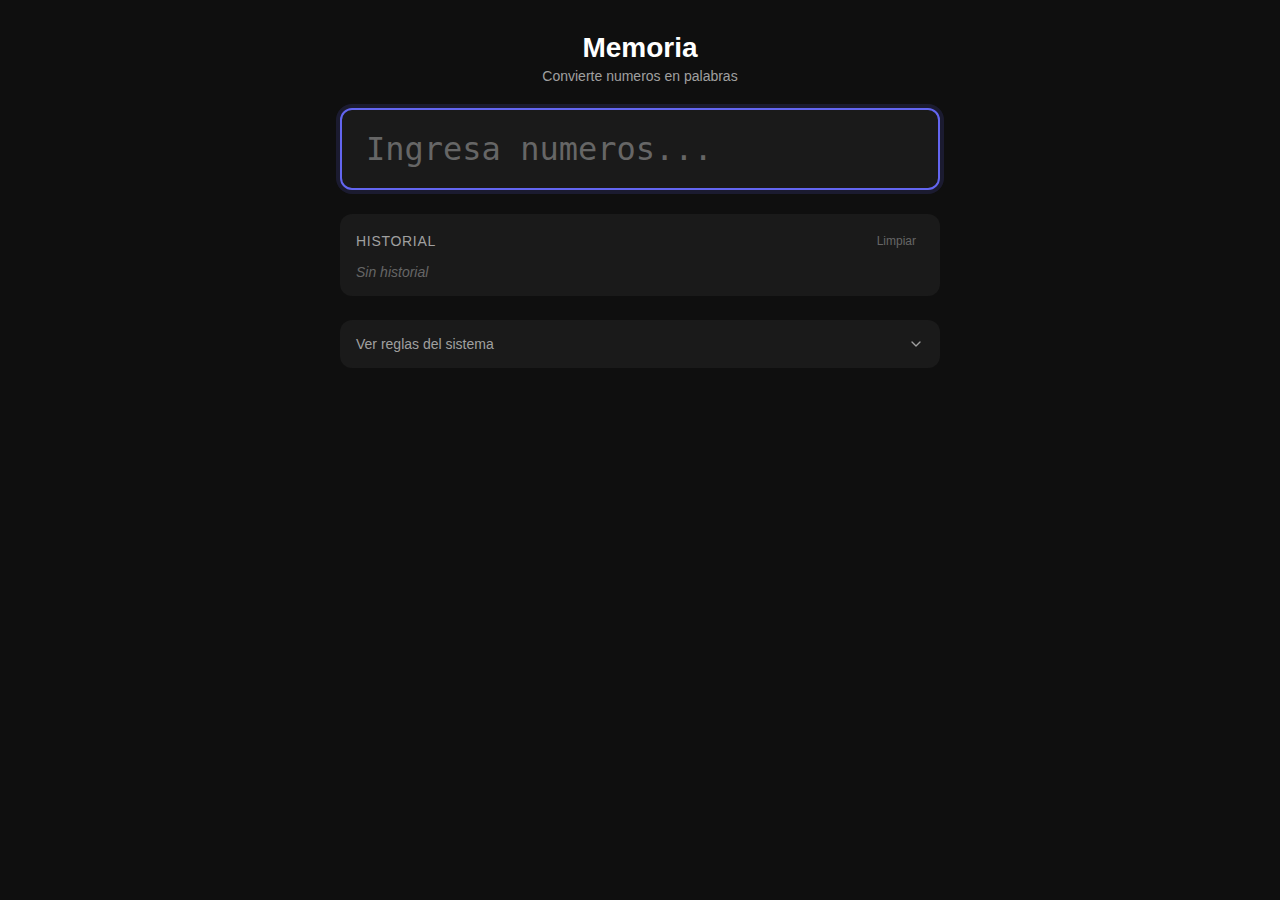
<file: index.html>
<!DOCTYPE html>
<html lang="es">
<head>
    <meta charset="UTF-8">
    <meta name="viewport" content="width=device-width, initial-scale=1.0, user-scalable=no, viewport-fit=cover">
    <meta name="theme-color" content="#0f0f0f">
    <meta name="apple-mobile-web-app-capable" content="yes">
    <meta name="apple-mobile-web-app-status-bar-style" content="black-translucent">
    <meta name="description" content="Convierte numeros en palabras usando el sistema mnemotecnico Mayor">
    <title>Memoria - Mnemotecnia</title>
    <link rel="stylesheet" href="style.css">
    <link rel="icon" href="data:image/svg+xml,<svg xmlns='http://www.w3.org/2000/svg' viewBox='0 0 100 100'><text y='.9em' font-size='90'>🧠</text></svg>">
</head>
<body>
    <div class="container">
        <header>
            <h1>Memoria</h1>
            <p>Convierte numeros en palabras</p>
        </header>

        <section class="input-section">
            <div class="input-wrapper">
                <input
                    type="text"
                    id="numberInput"
                    inputmode="numeric"
                    pattern="[0-9]*"
                    placeholder="Ingresa numeros..."
                    autocomplete="off"
                    autocorrect="off"
                    autocapitalize="off"
                    spellcheck="false"
                >
            </div>
        </section>

        <section class="result-container hidden" id="resultContainer">
            <div class="results-grid" id="resultsGrid"></div>

            <div class="navigation">
                <button class="nav-btn" id="prevBtn" aria-label="Anterior">
                    <svg width="20" height="20" viewBox="0 0 24 24" fill="none" stroke="currentColor" stroke-width="2.5" stroke-linecap="round" stroke-linejoin="round">
                        <polyline points="15 18 9 12 15 6"></polyline>
                    </svg>
                </button>
                <span class="counter" id="counter">1 / 1</span>
                <button class="nav-btn" id="nextBtn" aria-label="Siguiente">
                    <svg width="20" height="20" viewBox="0 0 24 24" fill="none" stroke="currentColor" stroke-width="2.5" stroke-linecap="round" stroke-linejoin="round">
                        <polyline points="9 18 15 12 9 6"></polyline>
                    </svg>
                </button>
            </div>

            <div class="action-buttons">
                <button class="action-btn copy-btn" id="copyBtn">
                    <svg width="16" height="16" viewBox="0 0 24 24" fill="none" stroke="currentColor" stroke-width="2" stroke-linecap="round" stroke-linejoin="round">
                        <rect x="9" y="9" width="13" height="13" rx="2" ry="2"></rect>
                        <path d="M5 15H4a2 2 0 0 1-2-2V4a2 2 0 0 1 2-2h9a2 2 0 0 1 2 2v1"></path>
                    </svg>
                    Copiar
                </button>
                <button class="action-btn save-btn" id="saveBtn">
                    <svg width="16" height="16" viewBox="0 0 24 24" fill="none" stroke="currentColor" stroke-width="2" stroke-linecap="round" stroke-linejoin="round">
                        <path d="M19 21H5a2 2 0 0 1-2-2V5a2 2 0 0 1 2-2h11l5 5v11a2 2 0 0 1-2 2z"></path>
                        <polyline points="17 21 17 13 7 13 7 21"></polyline>
                        <polyline points="7 3 7 8 15 8"></polyline>
                    </svg>
                    Guardar
                </button>
            </div>
        </section>

        <!-- Save Modal -->
        <div class="modal" id="saveModal">
            <div class="modal-content">
                <h3>Guardar en historial</h3>
                <input
                    type="text"
                    id="tagInput"
                    placeholder="Etiqueta (ej: DNI, Telefono...)"
                    autocomplete="off"
                >
                <div class="modal-buttons">
                    <button class="modal-btn cancel" id="cancelSave">Cancelar</button>
                    <button class="modal-btn confirm" id="confirmSave">Guardar</button>
                </div>
            </div>
        </div>

        <section class="no-results hidden" id="noResults">
            <p>No se encontraron palabras para este numero.<br>Intenta con menos digitos.</p>
        </section>

        <section class="history-section">
            <div class="history-header">
                <h2>Historial</h2>
                <button class="clear-btn" id="clearHistory">Limpiar</button>
            </div>
            <div class="history-list" id="historyList">
                <span class="history-empty">Sin historial</span>
            </div>
        </section>

        <section class="rules-section">
            <button class="rules-toggle" id="rulesToggle">
                <span>Ver reglas del sistema</span>
                <svg width="16" height="16" viewBox="0 0 24 24" fill="none" stroke="currentColor" stroke-width="2" stroke-linecap="round" stroke-linejoin="round" id="rulesIcon">
                    <polyline points="6 9 12 15 18 9"></polyline>
                </svg>
            </button>
            <div class="rules-content" id="rulesContent">
                <div class="rules-grid">
                    <div class="rule-item">
                        <span class="rule-num">0</span>
                        <span class="rule-letters">R</span>
                    </div>
                    <div class="rule-item">
                        <span class="rule-num">5</span>
                        <span class="rule-letters">S, Z</span>
                    </div>
                    <div class="rule-item">
                        <span class="rule-num">1</span>
                        <span class="rule-letters">L</span>
                    </div>
                    <div class="rule-item">
                        <span class="rule-num">6</span>
                        <span class="rule-letters">G</span>
                    </div>
                    <div class="rule-item">
                        <span class="rule-num">2</span>
                        <span class="rule-letters">D</span>
                    </div>
                    <div class="rule-item">
                        <span class="rule-num">7</span>
                        <span class="rule-letters">T</span>
                    </div>
                    <div class="rule-item">
                        <span class="rule-num">3</span>
                        <span class="rule-letters">M</span>
                    </div>
                    <div class="rule-item">
                        <span class="rule-num">8</span>
                        <span class="rule-letters">B, V</span>
                    </div>
                    <div class="rule-item">
                        <span class="rule-num">4</span>
                        <span class="rule-letters">C, Q, K</span>
                    </div>
                    <div class="rule-item">
                        <span class="rule-num">9</span>
                        <span class="rule-letters">N, N</span>
                    </div>
                    <div class="rule-wildcards">
                        Comodines (sin valor): A, E, I, O, U, H, F, J, P, W, X, Y
                    </div>
                </div>
            </div>
        </section>
    </div>

    <script src="words.js"></script>
    <script src="app.js"></script>
    <script>
        // Toggle rules visibility
        document.getElementById('rulesToggle').addEventListener('click', function() {
            const content = document.getElementById('rulesContent');
            const icon = document.getElementById('rulesIcon');
            content.classList.toggle('visible');
            icon.style.transform = content.classList.contains('visible') ? 'rotate(180deg)' : '';
        });
    </script>
</body>
</html>
</file>
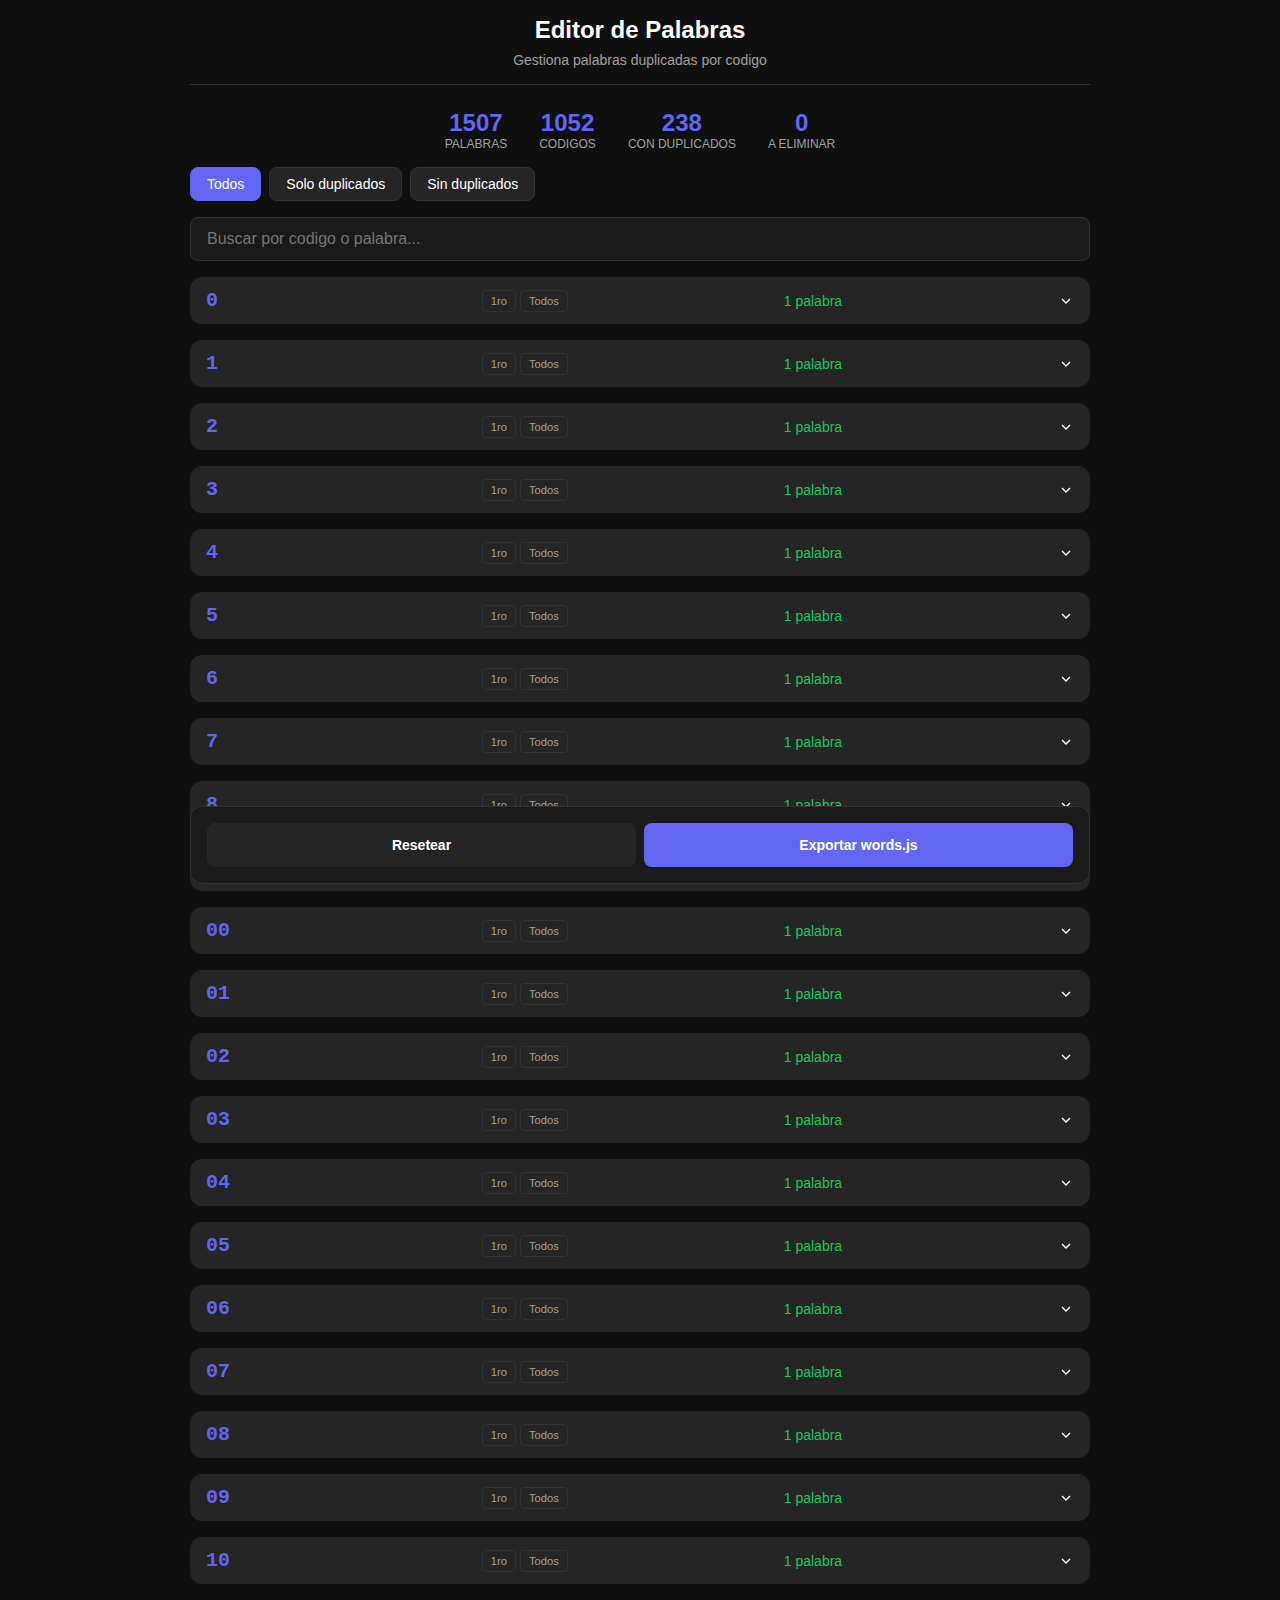
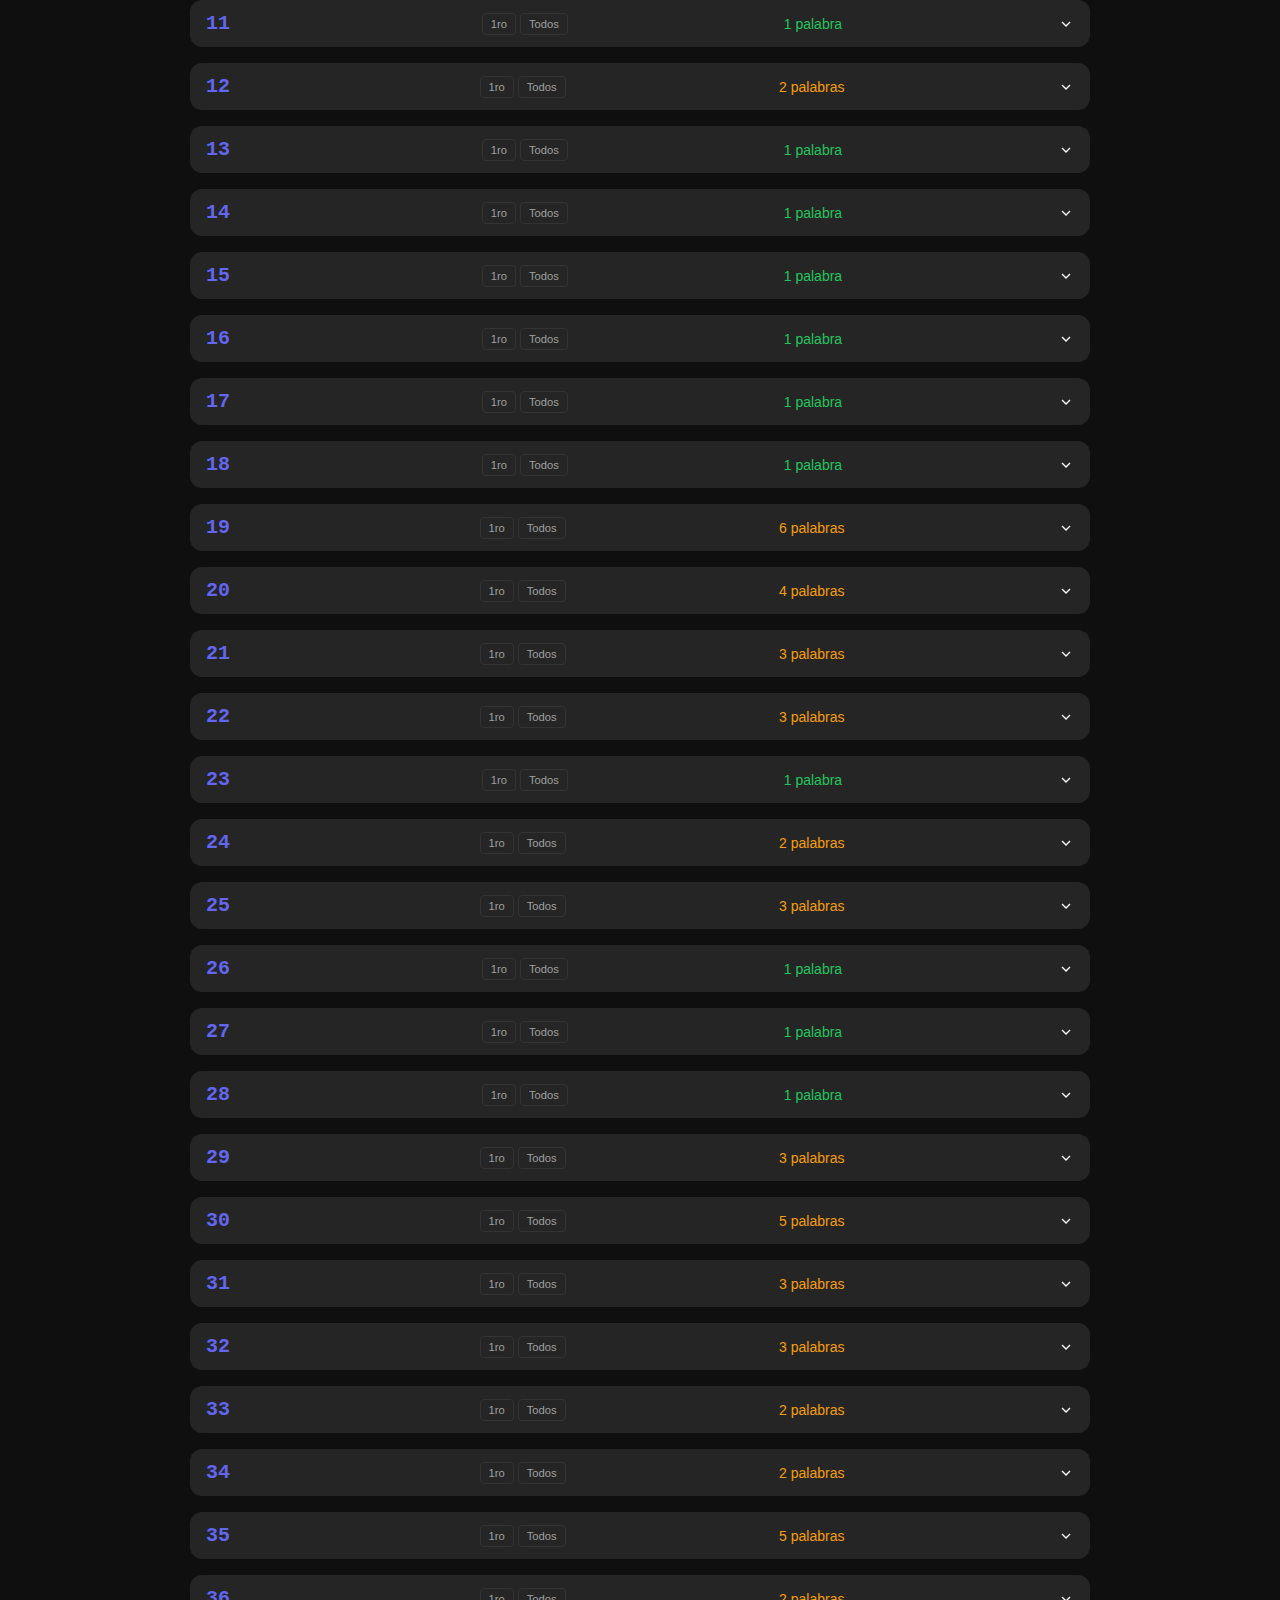
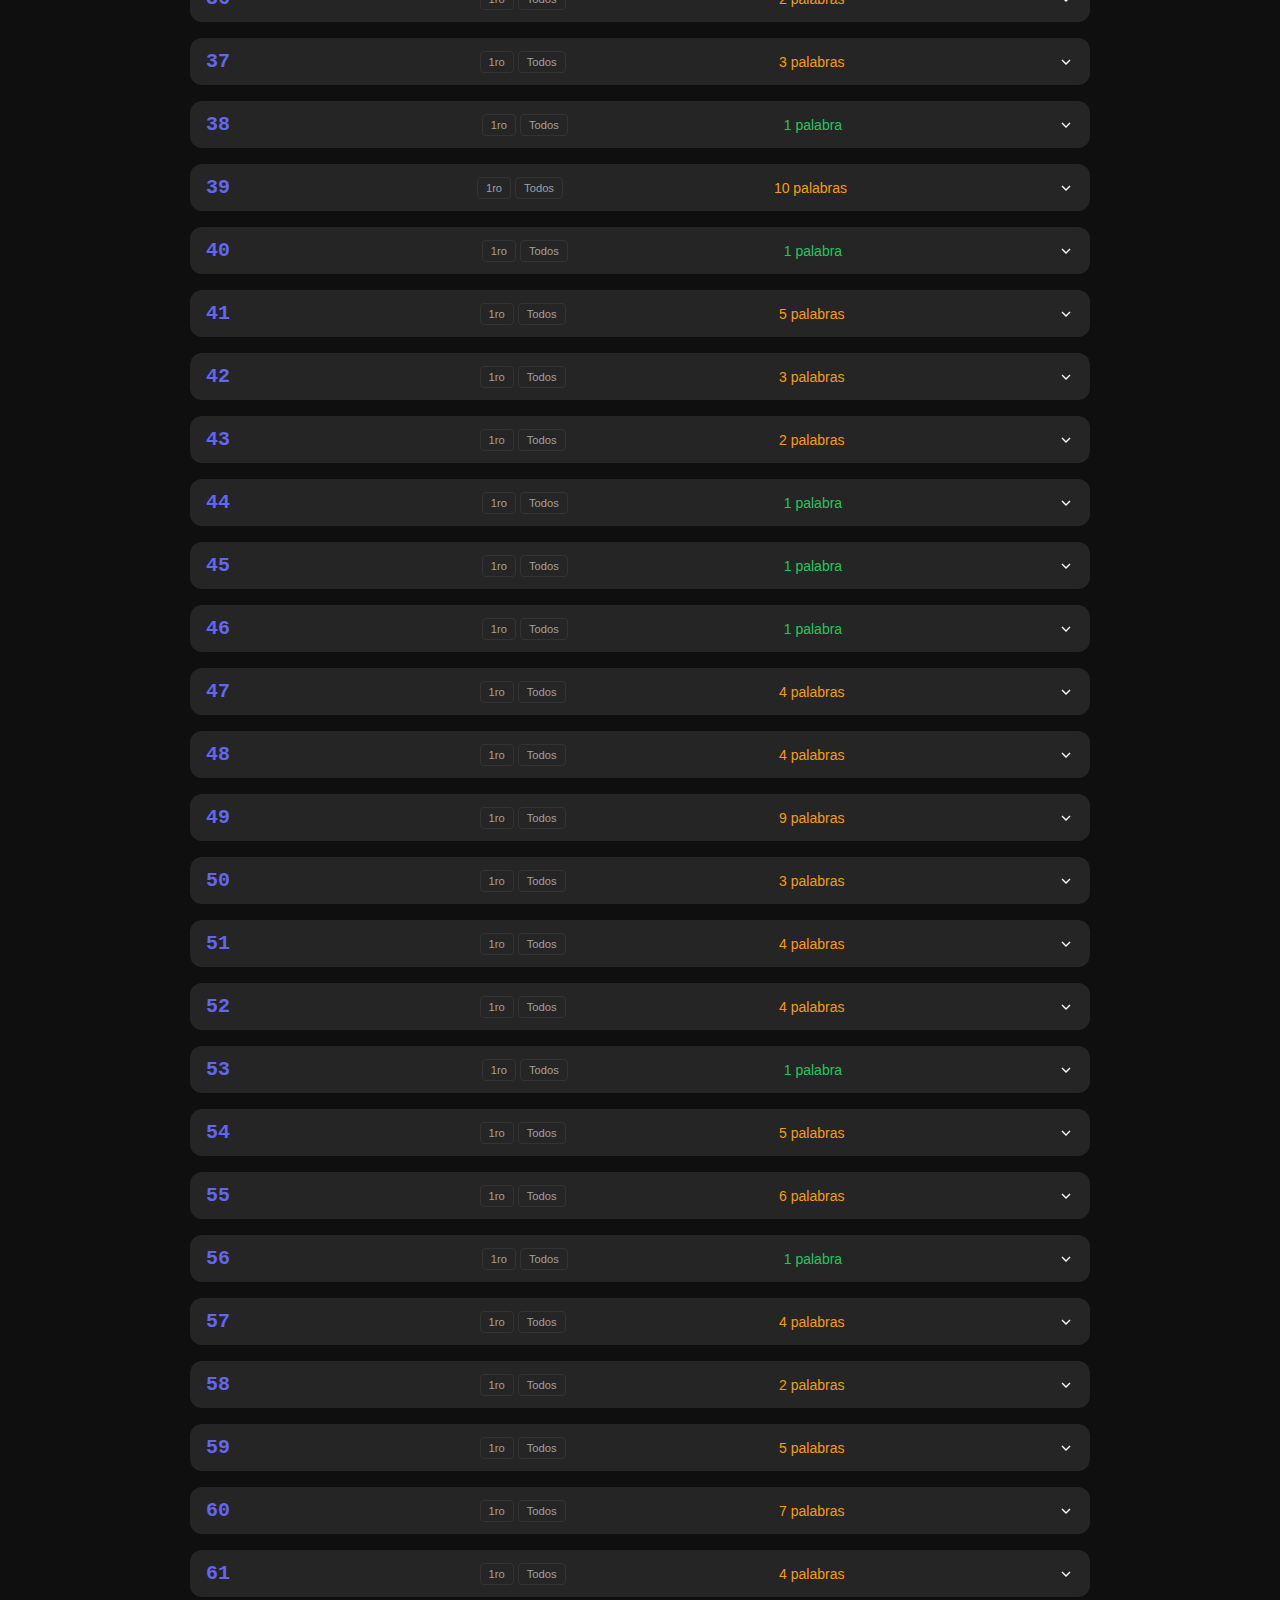
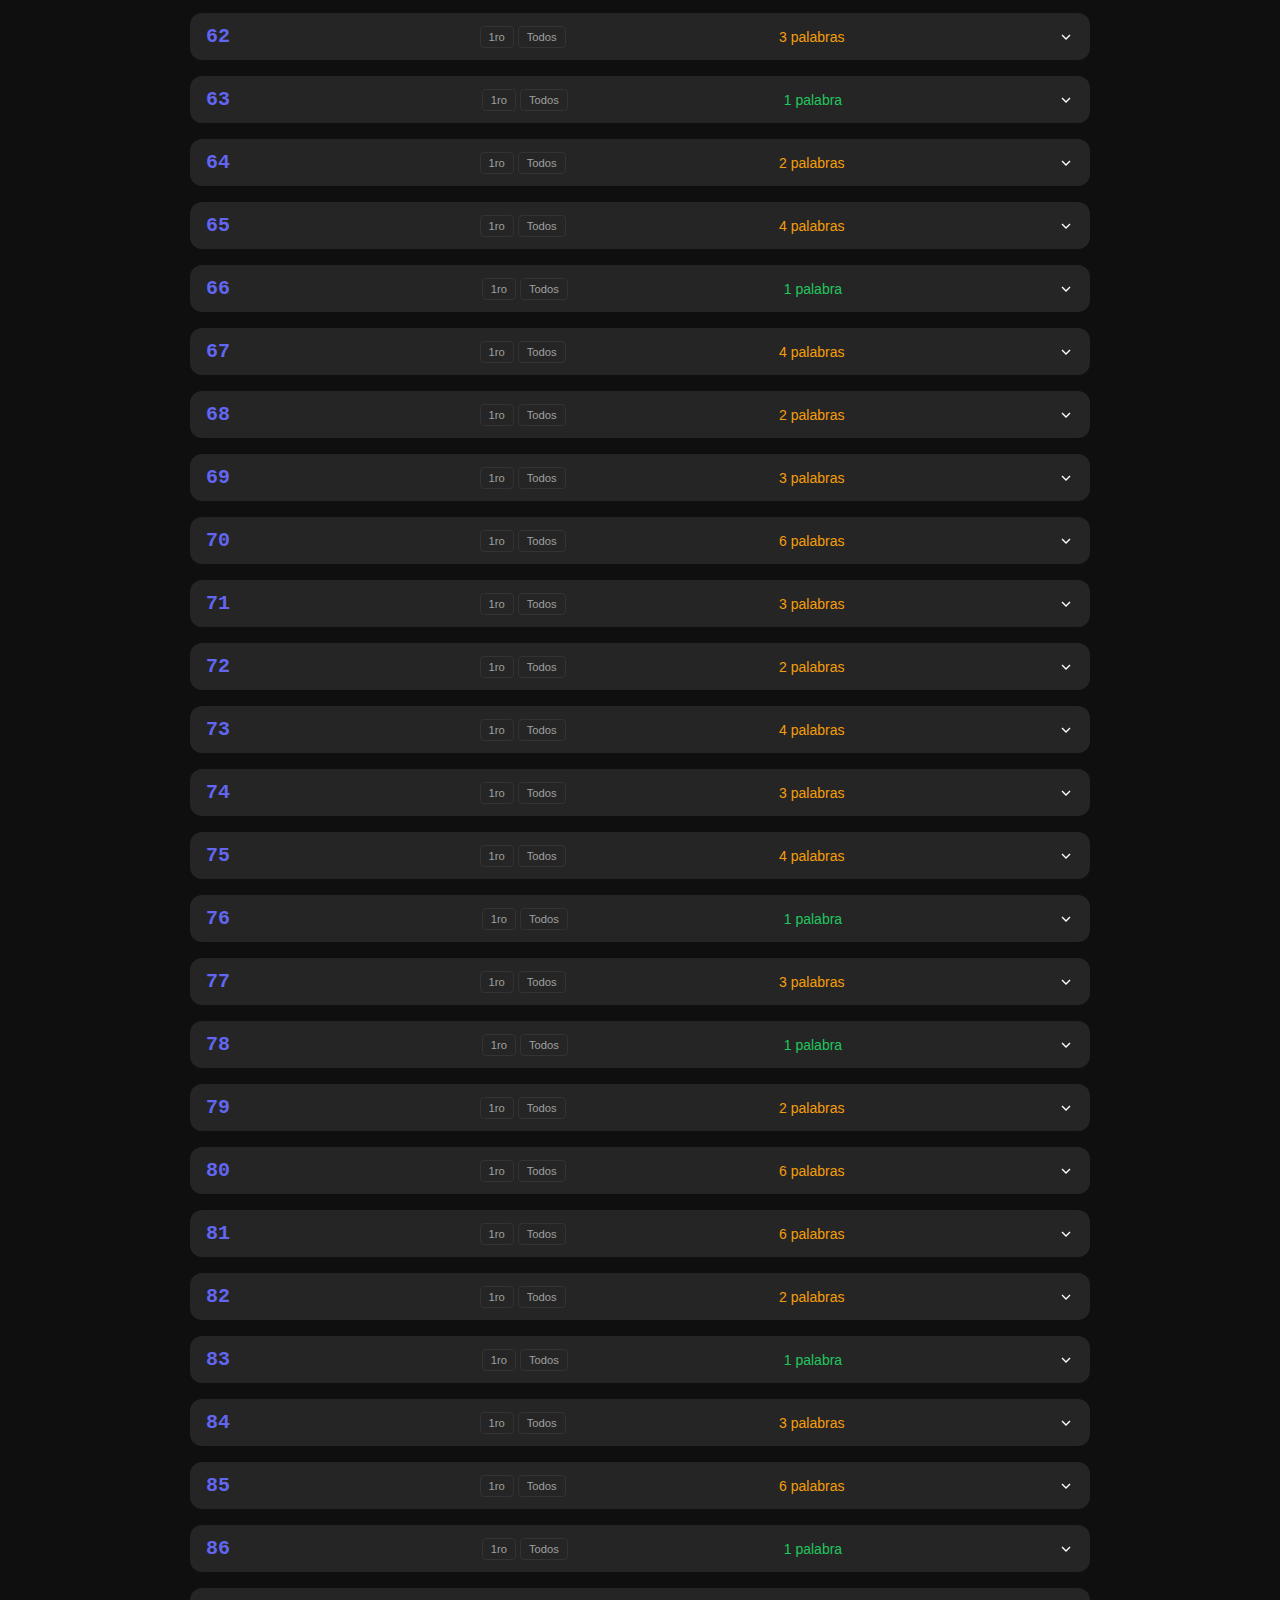
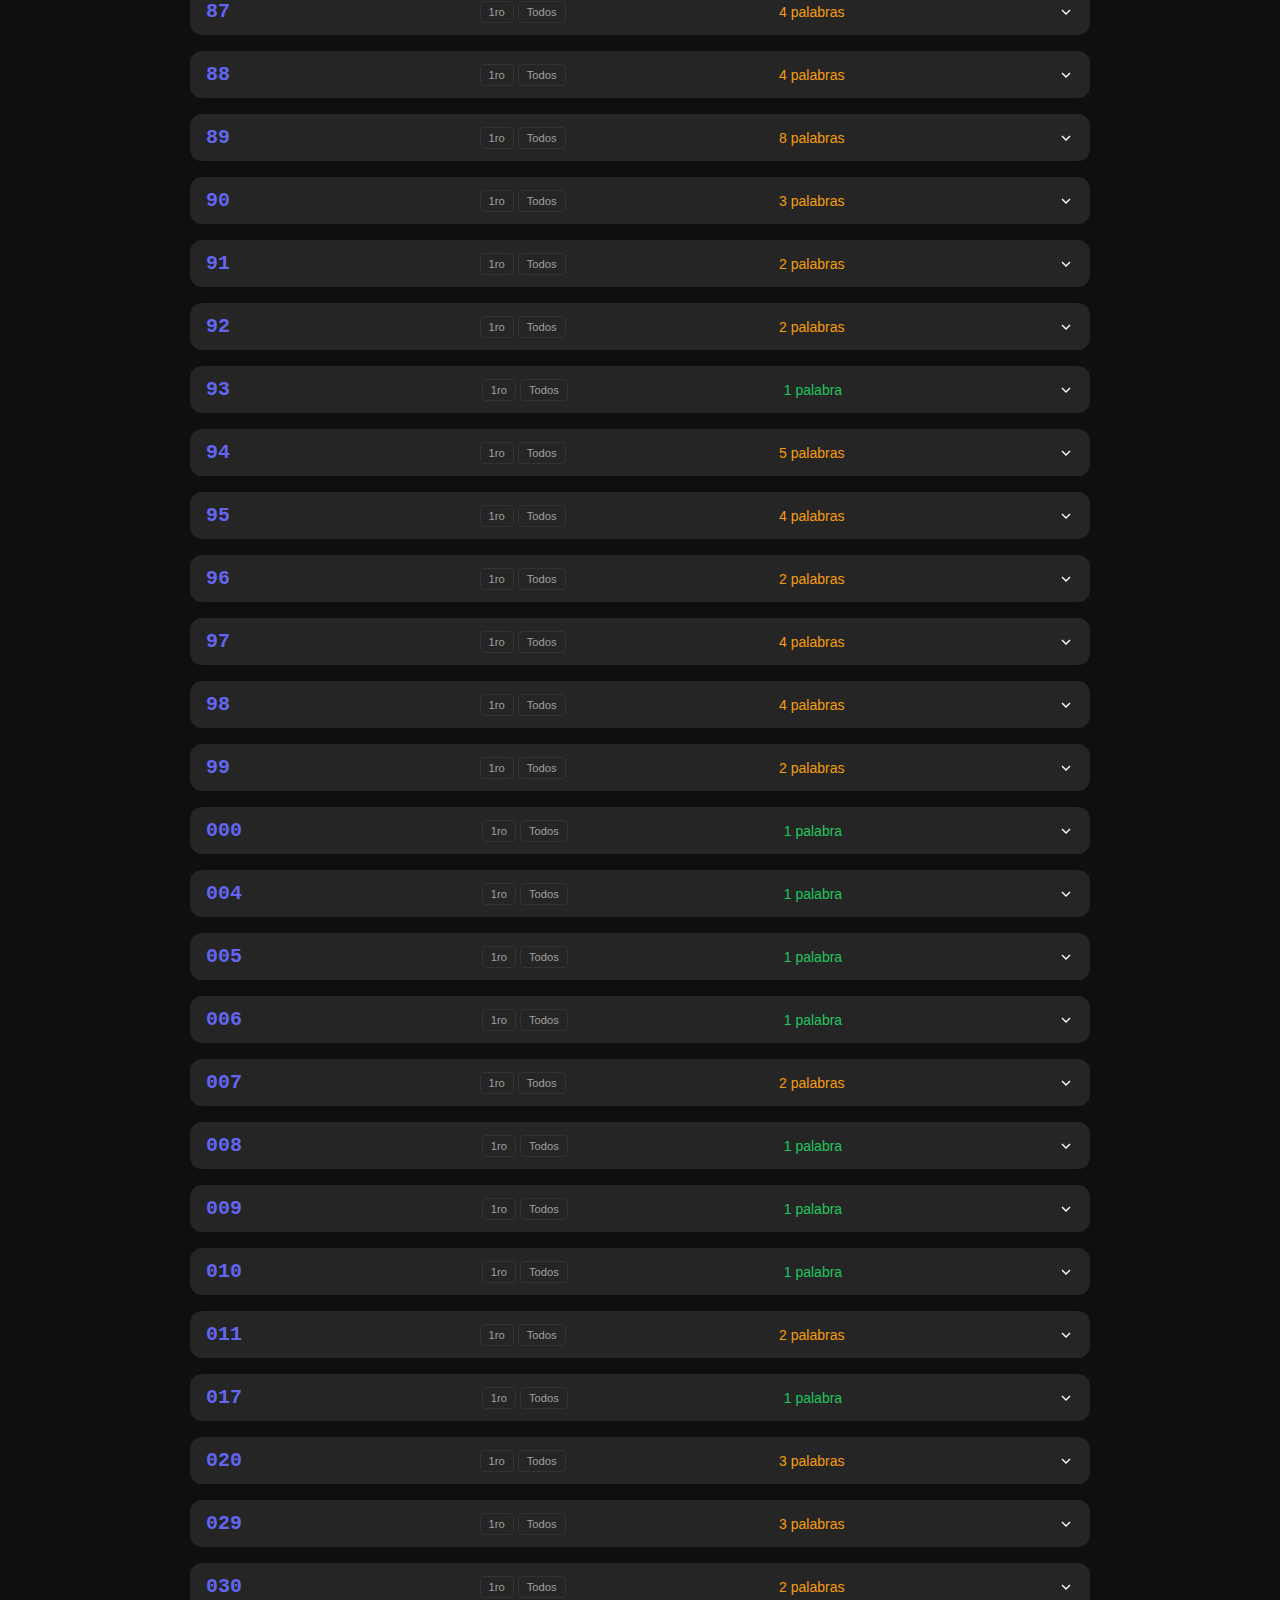
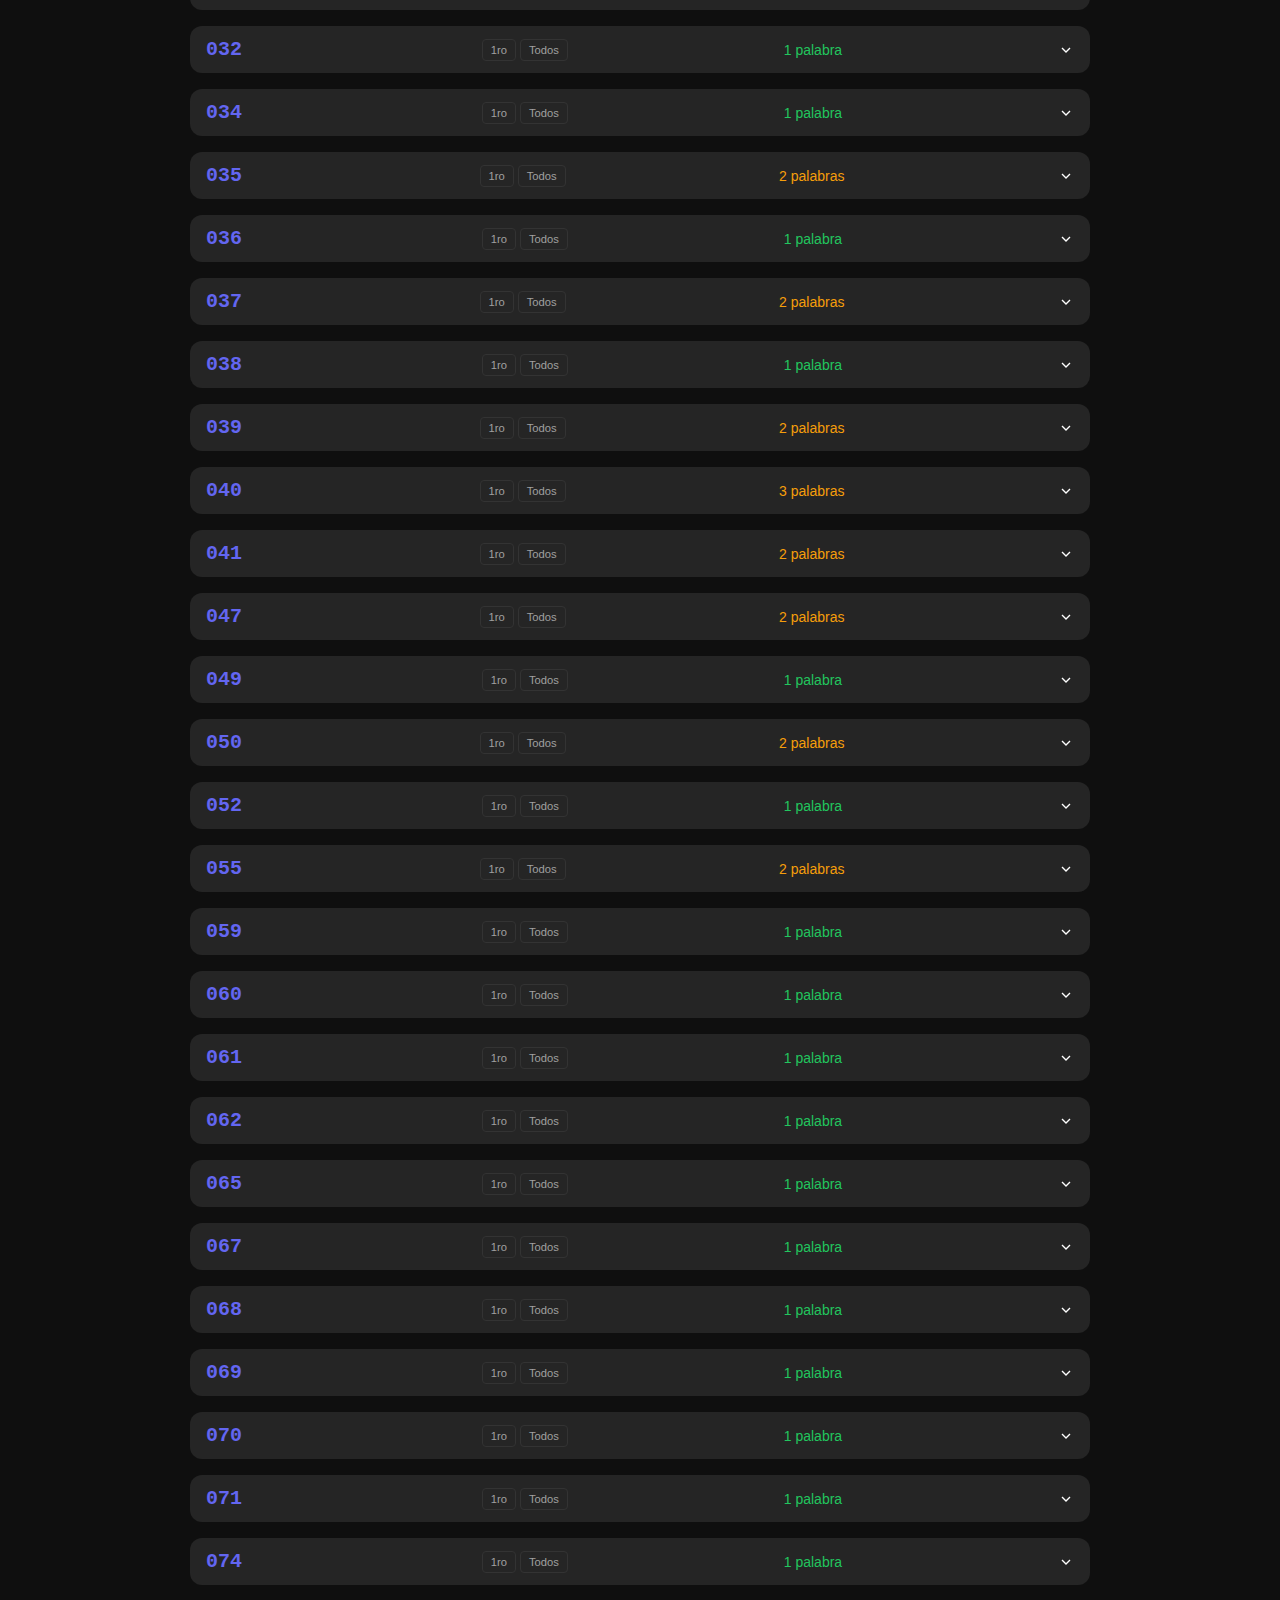
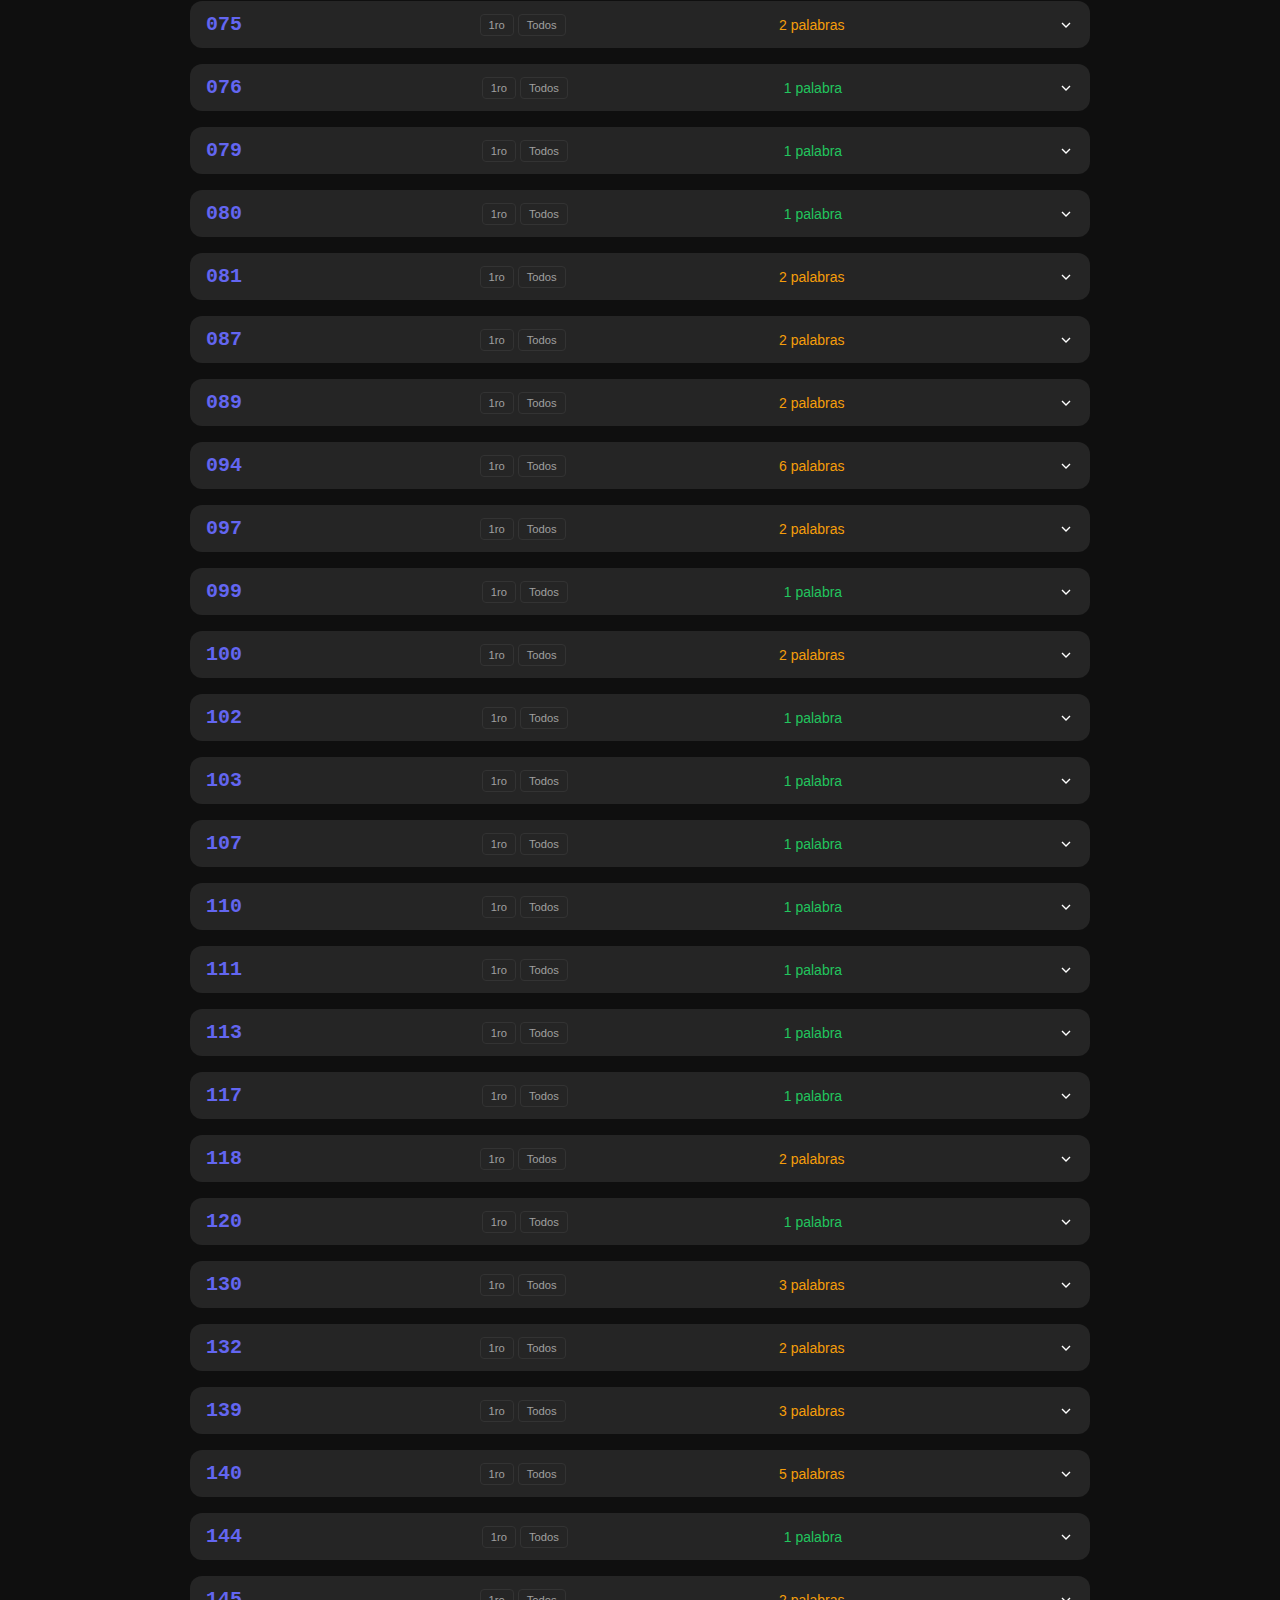
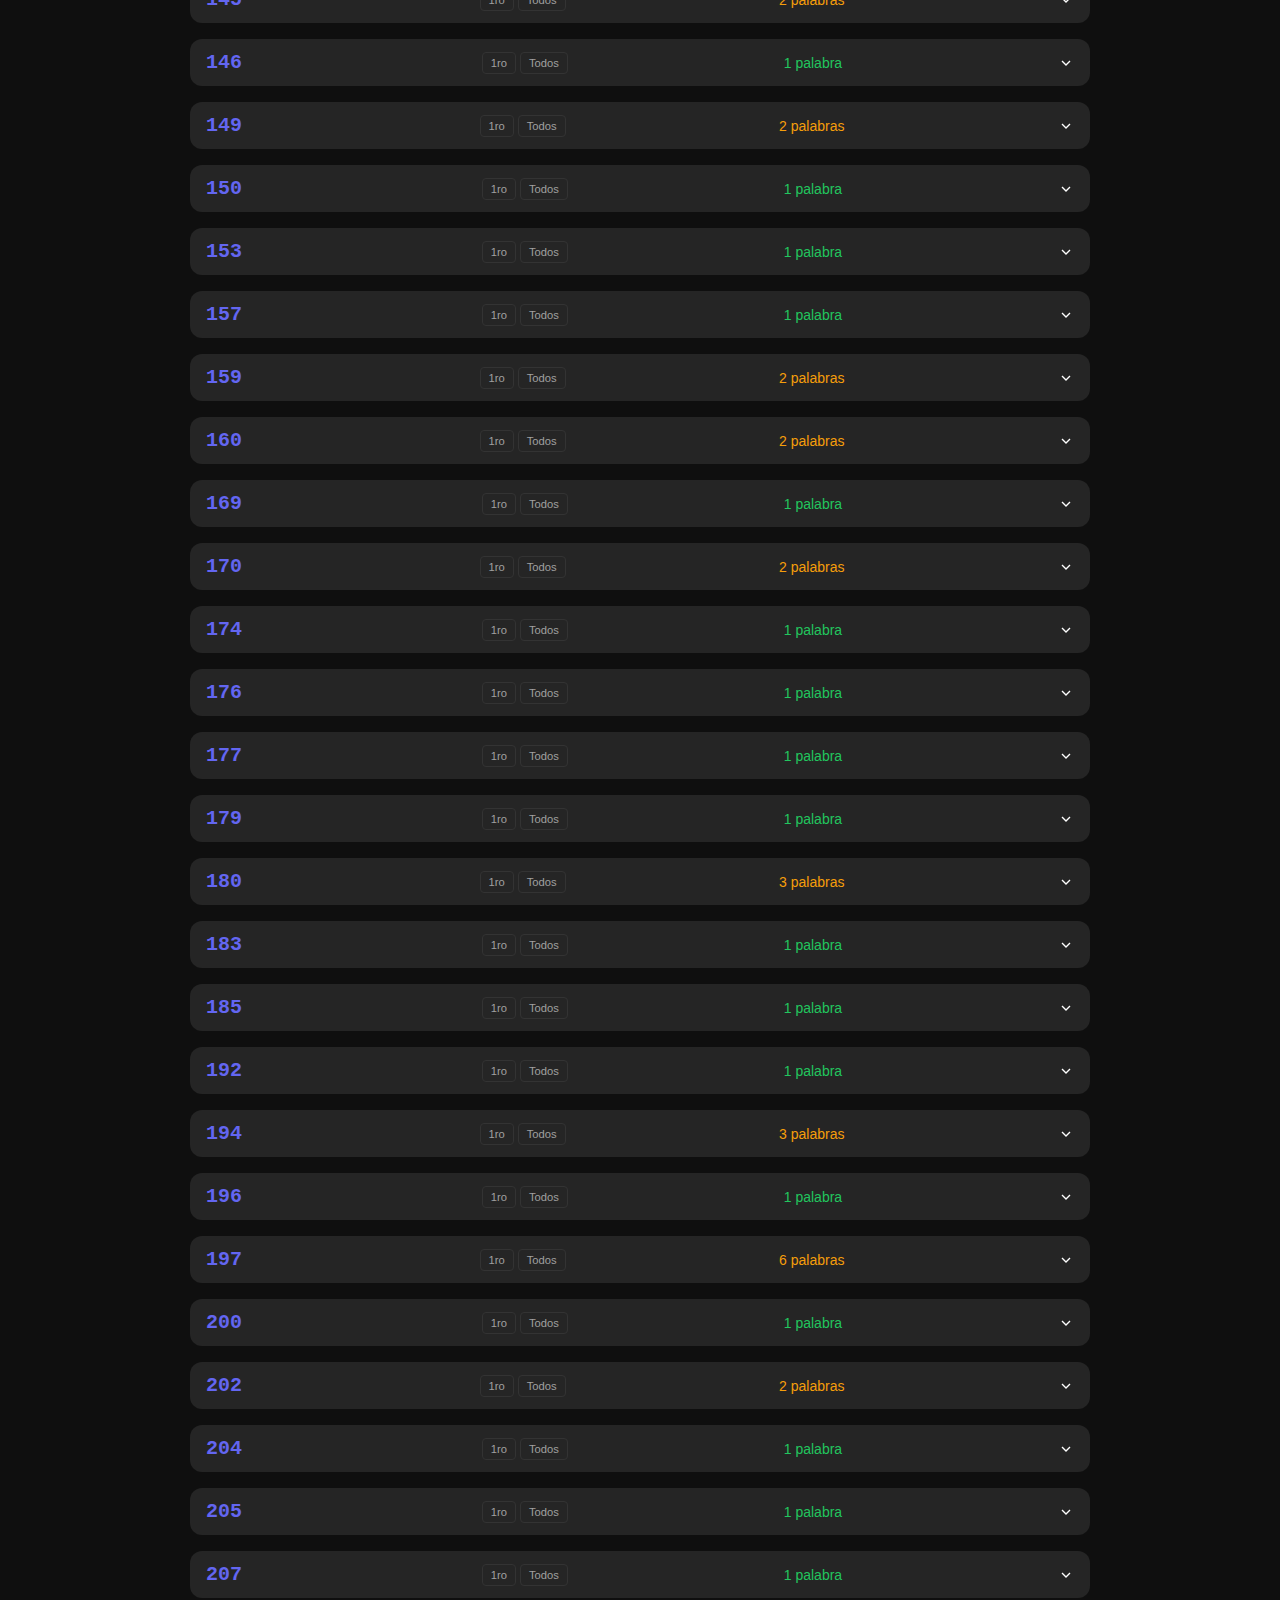
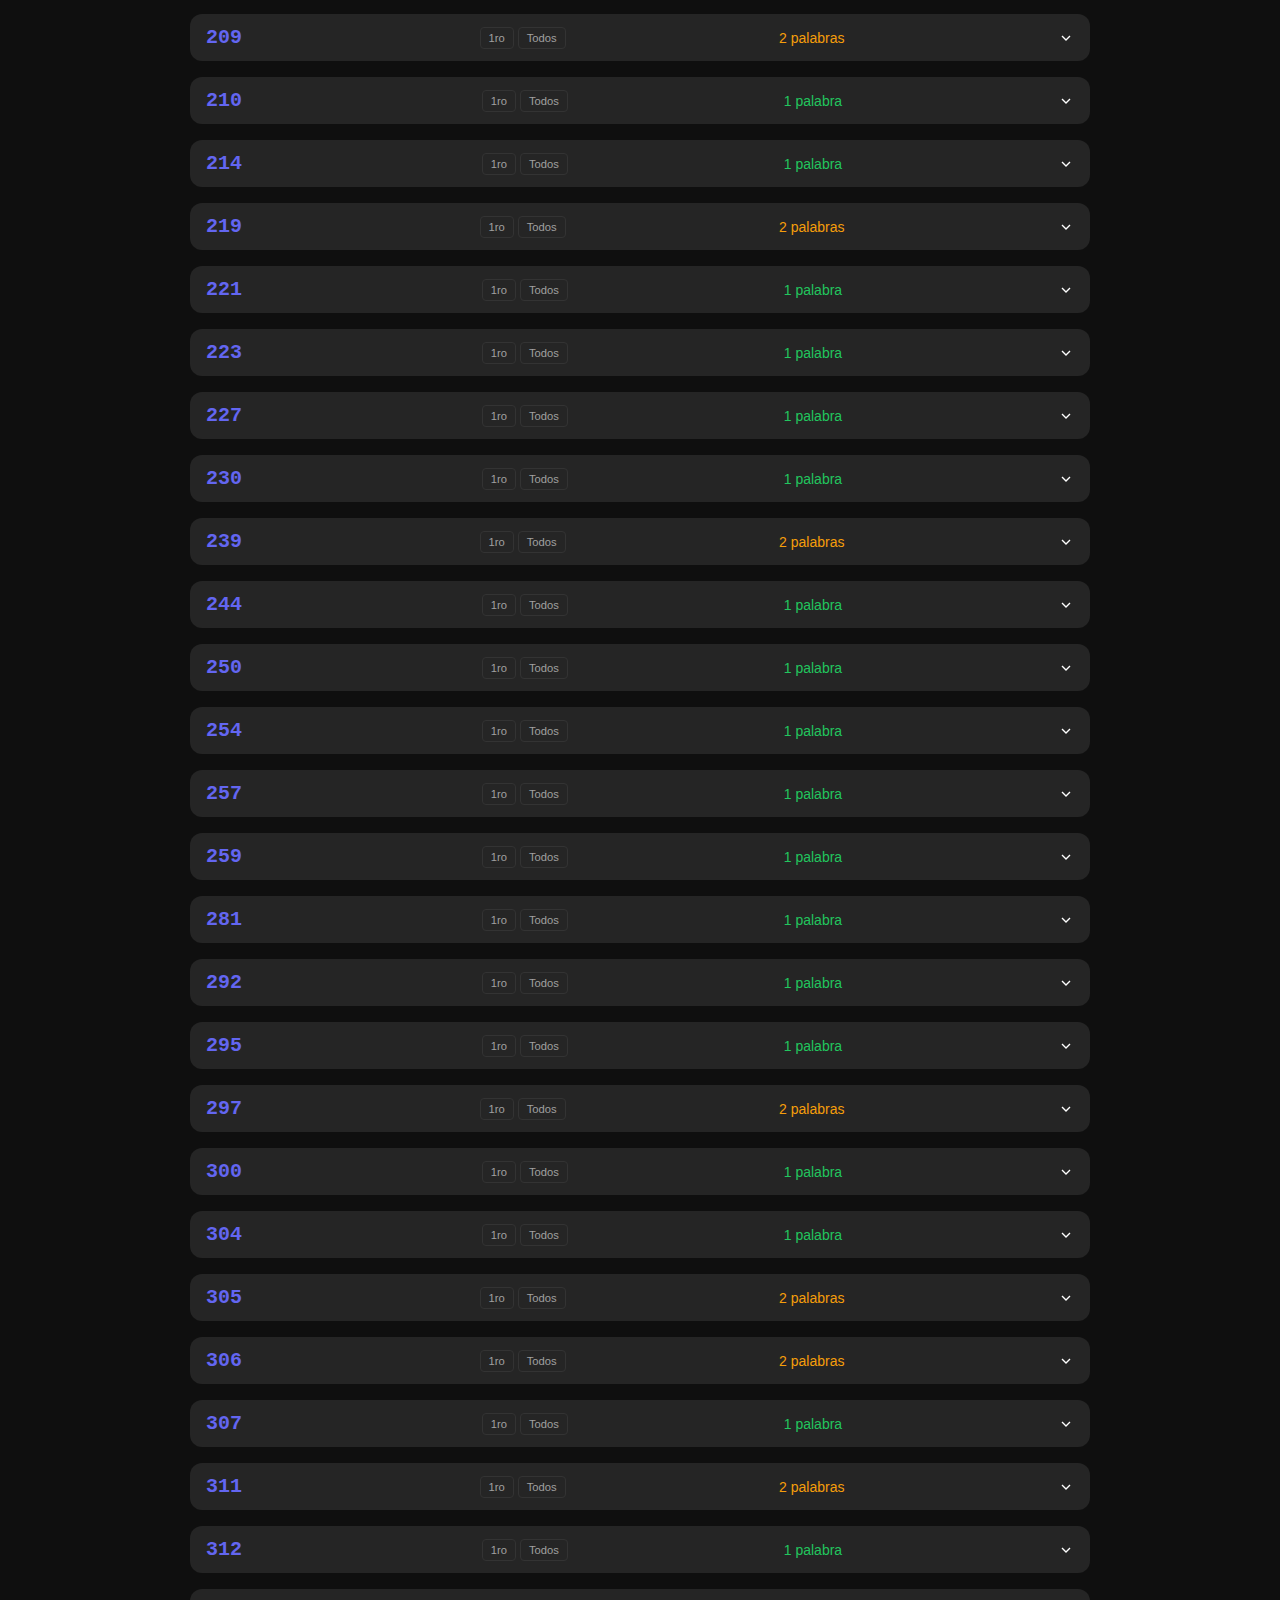
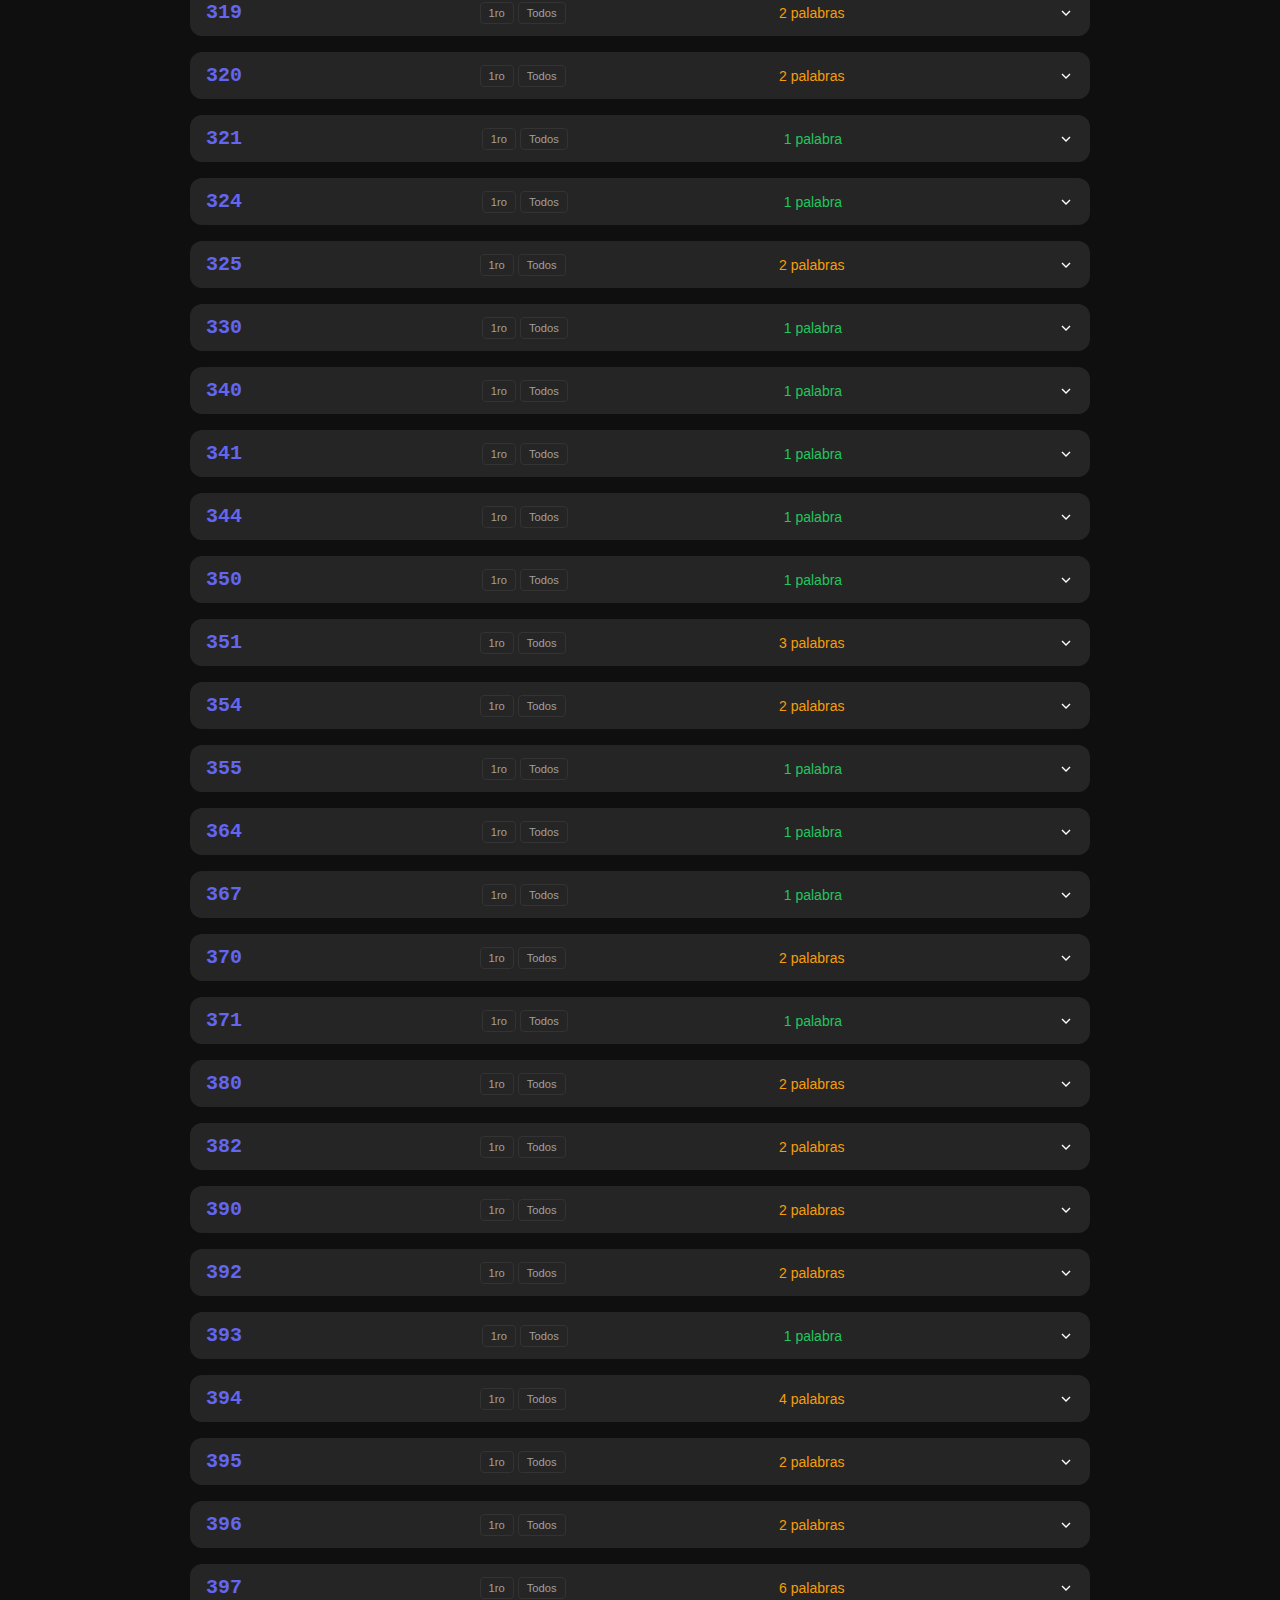
<file: editor.html>
<!DOCTYPE html>
<html lang="es">
<head>
    <meta charset="UTF-8">
    <meta name="viewport" content="width=device-width, initial-scale=1.0">
    <title>Memoria - Editor de Palabras</title>
    <style>
        :root {
            --bg-primary: #0f0f0f;
            --bg-secondary: #1a1a1a;
            --bg-card: #252525;
            --text-primary: #ffffff;
            --text-secondary: #a0a0a0;
            --text-muted: #666666;
            --accent: #6366f1;
            --border: #333333;
            --success: #22c55e;
            --error: #ef4444;
            --warning: #f59e0b;
        }

        * {
            margin: 0;
            padding: 0;
            box-sizing: border-box;
        }

        body {
            font-family: -apple-system, BlinkMacSystemFont, 'Segoe UI', Roboto, sans-serif;
            background-color: var(--bg-primary);
            color: var(--text-primary);
            min-height: 100vh;
            padding: 1rem;
        }

        .container {
            max-width: 900px;
            margin: 0 auto;
        }

        header {
            text-align: center;
            margin-bottom: 1.5rem;
            padding-bottom: 1rem;
            border-bottom: 1px solid var(--border);
        }

        header h1 {
            font-size: 1.5rem;
            margin-bottom: 0.5rem;
        }

        .stats {
            display: flex;
            justify-content: center;
            gap: 2rem;
            margin-bottom: 1rem;
            flex-wrap: wrap;
        }

        .stat {
            text-align: center;
        }

        .stat-value {
            font-size: 1.5rem;
            font-weight: 700;
            color: var(--accent);
        }

        .stat-label {
            font-size: 0.75rem;
            color: var(--text-secondary);
            text-transform: uppercase;
        }

        .filters {
            display: flex;
            gap: 0.5rem;
            margin-bottom: 1rem;
            flex-wrap: wrap;
        }

        .filter-btn {
            padding: 0.5rem 1rem;
            background: var(--bg-card);
            border: 1px solid var(--border);
            border-radius: 8px;
            color: var(--text-primary);
            cursor: pointer;
            font-size: 0.875rem;
            transition: all 0.2s;
        }

        .filter-btn:hover {
            border-color: var(--accent);
        }

        .filter-btn.active {
            background: var(--accent);
            border-color: var(--accent);
        }

        .search-box {
            width: 100%;
            padding: 0.75rem 1rem;
            background: var(--bg-secondary);
            border: 1px solid var(--border);
            border-radius: 8px;
            color: var(--text-primary);
            font-size: 1rem;
            margin-bottom: 1rem;
        }

        .search-box:focus {
            outline: none;
            border-color: var(--accent);
        }

        .code-group {
            background: var(--bg-secondary);
            border-radius: 12px;
            margin-bottom: 1rem;
            overflow: hidden;
        }

        .code-header {
            display: flex;
            align-items: center;
            justify-content: space-between;
            padding: 0.75rem 1rem;
            background: var(--bg-card);
            cursor: pointer;
        }

        .code-header:hover {
            background: #2a2a2a;
        }

        .code-number {
            font-family: 'SF Mono', Monaco, monospace;
            font-size: 1.25rem;
            font-weight: 700;
            color: var(--accent);
            min-width: 60px;
        }

        .code-count {
            font-size: 0.875rem;
            color: var(--text-muted);
        }

        .code-count.duplicate {
            color: var(--warning);
        }

        .code-count.single {
            color: var(--success);
        }

        .word-list {
            padding: 0.5rem;
            display: none;
        }

        .word-list.expanded {
            display: block;
        }

        .word-item {
            display: flex;
            align-items: center;
            gap: 0.75rem;
            padding: 0.5rem 0.75rem;
            border-radius: 8px;
            transition: background 0.2s;
        }

        .word-item:hover {
            background: var(--bg-card);
        }

        .word-item input[type="checkbox"] {
            width: 20px;
            height: 20px;
            accent-color: var(--accent);
            cursor: pointer;
        }

        .word-text {
            flex: 1;
            font-size: 1rem;
        }

        .word-text.removed {
            text-decoration: line-through;
            color: var(--text-muted);
        }

        .word-source {
            font-size: 0.7rem;
            color: var(--text-muted);
            text-transform: uppercase;
        }

        .actions {
            position: sticky;
            bottom: 1rem;
            display: flex;
            gap: 0.5rem;
            padding: 1rem;
            background: var(--bg-secondary);
            border-radius: 12px;
            border: 1px solid var(--border);
            margin-top: 1rem;
        }

        .action-btn {
            flex: 1;
            padding: 0.875rem;
            border: none;
            border-radius: 8px;
            font-size: 0.875rem;
            font-weight: 600;
            cursor: pointer;
            transition: all 0.2s;
        }

        .action-btn.primary {
            background: var(--accent);
            color: white;
        }

        .action-btn.primary:hover {
            background: #818cf8;
        }

        .action-btn.secondary {
            background: var(--bg-card);
            color: var(--text-primary);
        }

        .action-btn.secondary:hover {
            background: #2a2a2a;
        }

        .action-btn.danger {
            background: var(--error);
            color: white;
        }

        .modal {
            display: none;
            position: fixed;
            inset: 0;
            background: rgba(0,0,0,0.8);
            z-index: 1000;
            align-items: center;
            justify-content: center;
            padding: 1rem;
        }

        .modal.visible {
            display: flex;
        }

        .modal-content {
            background: var(--bg-secondary);
            border-radius: 12px;
            padding: 1.5rem;
            max-width: 600px;
            width: 100%;
            max-height: 80vh;
            overflow: auto;
        }

        .modal-content h3 {
            margin-bottom: 1rem;
        }

        .modal-content textarea {
            width: 100%;
            height: 300px;
            background: var(--bg-primary);
            border: 1px solid var(--border);
            border-radius: 8px;
            color: var(--text-primary);
            font-family: 'SF Mono', Monaco, monospace;
            font-size: 0.75rem;
            padding: 1rem;
            resize: vertical;
        }

        .modal-buttons {
            display: flex;
            gap: 0.5rem;
            margin-top: 1rem;
        }

        .expand-icon {
            transition: transform 0.2s;
        }

        .expanded .expand-icon {
            transform: rotate(180deg);
        }

        .quick-actions {
            display: flex;
            gap: 0.25rem;
        }

        .quick-btn {
            padding: 0.25rem 0.5rem;
            background: transparent;
            border: 1px solid var(--border);
            border-radius: 4px;
            color: var(--text-secondary);
            font-size: 0.7rem;
            cursor: pointer;
        }

        .quick-btn:hover {
            border-color: var(--accent);
            color: var(--accent);
        }
    </style>
</head>
<body>
    <div class="container">
        <header>
            <h1>Editor de Palabras</h1>
            <p style="color: var(--text-secondary); font-size: 0.875rem;">Gestiona palabras duplicadas por codigo</p>
        </header>

        <div class="stats">
            <div class="stat">
                <div class="stat-value" id="totalWords">0</div>
                <div class="stat-label">Palabras</div>
            </div>
            <div class="stat">
                <div class="stat-value" id="totalCodes">0</div>
                <div class="stat-label">Codigos</div>
            </div>
            <div class="stat">
                <div class="stat-value" id="duplicateCodes">0</div>
                <div class="stat-label">Con duplicados</div>
            </div>
            <div class="stat">
                <div class="stat-value" id="toRemove">0</div>
                <div class="stat-label">A eliminar</div>
            </div>
        </div>

        <div class="filters">
            <button class="filter-btn active" data-filter="all">Todos</button>
            <button class="filter-btn" data-filter="duplicates">Solo duplicados</button>
            <button class="filter-btn" data-filter="single">Sin duplicados</button>
        </div>

        <input type="text" class="search-box" id="searchBox" placeholder="Buscar por codigo o palabra...">

        <div id="codeGroups"></div>

        <div class="actions">
            <button class="action-btn secondary" id="resetBtn">Resetear</button>
            <button class="action-btn primary" id="exportBtn">Exportar words.js</button>
        </div>
    </div>

    <div class="modal" id="exportModal">
        <div class="modal-content">
            <h3>Exportar words.js</h3>
            <p style="color: var(--text-secondary); font-size: 0.875rem; margin-bottom: 1rem;">
                Copia este contenido y reemplaza el archivo words.js
            </p>
            <textarea id="exportOutput" readonly></textarea>
            <div class="modal-buttons">
                <button class="action-btn secondary" onclick="document.getElementById('exportModal').classList.remove('visible')">Cerrar</button>
                <button class="action-btn primary" id="copyExport">Copiar</button>
            </div>
        </div>
    </div>

    <script src="words.js"></script>
    <script>
        class WordEditor {
            constructor() {
                this.wordsByCode = new Map();
                this.removedWords = new Set();
                this.currentFilter = 'all';
                this.searchTerm = '';

                this.init();
            }

            init() {
                this.buildWordIndex();
                this.render();
                this.setupEventListeners();
                this.updateStats();
            }

            buildWordIndex() {
                // Use WORD_DICT which is already built and grouped by code
                if (typeof WORD_DICT !== 'undefined') {
                    for (const [code, words] of Object.entries(WORD_DICT)) {
                        const wordList = [];
                        for (const word of words) {
                            wordList.push({ word, code, source: 'dict' });
                        }
                        this.wordsByCode.set(code, wordList);
                    }
                }

                // Sort codes by length first, then numerically
                this.sortedCodes = Array.from(this.wordsByCode.keys()).sort((a, b) => {
                    if (a.length !== b.length) return a.length - b.length;
                    return parseInt(a) - parseInt(b);
                });
            }

            getFilteredCodes() {
                let codes = this.sortedCodes;

                // Filter by type
                if (this.currentFilter === 'duplicates') {
                    codes = codes.filter(code => this.wordsByCode.get(code).length > 1);
                } else if (this.currentFilter === 'single') {
                    codes = codes.filter(code => this.wordsByCode.get(code).length === 1);
                }

                // Filter by search
                if (this.searchTerm) {
                    const term = this.searchTerm.toLowerCase();
                    codes = codes.filter(code => {
                        if (code.includes(term)) return true;
                        const words = this.wordsByCode.get(code);
                        return words.some(w => w.word.toLowerCase().includes(term));
                    });
                }

                return codes;
            }

            render() {
                const container = document.getElementById('codeGroups');
                const codes = this.getFilteredCodes();

                container.innerHTML = codes.map(code => {
                    const words = this.wordsByCode.get(code);
                    const count = words.length;
                    const countClass = count > 1 ? 'duplicate' : 'single';

                    return `
                        <div class="code-group" data-code="${code}">
                            <div class="code-header" onclick="editor.toggleGroup('${code}')">
                                <span class="code-number">${code}</span>
                                <div class="quick-actions">
                                    <button class="quick-btn" onclick="event.stopPropagation(); editor.keepFirst('${code}')">1ro</button>
                                    <button class="quick-btn" onclick="event.stopPropagation(); editor.keepAll('${code}')">Todos</button>
                                </div>
                                <span class="code-count ${countClass}">${count} palabra${count !== 1 ? 's' : ''}</span>
                                <svg class="expand-icon" width="16" height="16" viewBox="0 0 24 24" fill="none" stroke="currentColor" stroke-width="2">
                                    <polyline points="6 9 12 15 18 9"></polyline>
                                </svg>
                            </div>
                            <div class="word-list" id="list-${code}">
                                ${words.map((item, idx) => {
                                    const key = `${code}:${item.word}`;
                                    const isRemoved = this.removedWords.has(key);
                                    return `
                                        <div class="word-item">
                                            <input type="checkbox"
                                                   ${!isRemoved ? 'checked' : ''}
                                                   onchange="editor.toggleWord('${code}', '${item.word.replace(/'/g, "\\'")}')">
                                            <span class="word-text ${isRemoved ? 'removed' : ''}">${item.word}</span>
                                            <span class="word-source">${item.source}</span>
                                        </div>
                                    `;
                                }).join('')}
                            </div>
                        </div>
                    `;
                }).join('');
            }

            toggleGroup(code) {
                const list = document.getElementById(`list-${code}`);
                const group = list.closest('.code-group');
                list.classList.toggle('expanded');
                group.querySelector('.code-header').classList.toggle('expanded');
            }

            toggleWord(code, word) {
                const key = `${code}:${word}`;
                if (this.removedWords.has(key)) {
                    this.removedWords.delete(key);
                } else {
                    this.removedWords.add(key);
                }
                this.updateStats();
                this.render();
                // Re-expand the group
                const list = document.getElementById(`list-${code}`);
                if (list) {
                    list.classList.add('expanded');
                    list.closest('.code-group').querySelector('.code-header').classList.add('expanded');
                }
            }

            keepFirst(code) {
                const words = this.wordsByCode.get(code);
                words.forEach((item, idx) => {
                    const key = `${code}:${item.word}`;
                    if (idx === 0) {
                        this.removedWords.delete(key);
                    } else {
                        this.removedWords.add(key);
                    }
                });
                this.updateStats();
                this.render();
            }

            keepAll(code) {
                const words = this.wordsByCode.get(code);
                words.forEach(item => {
                    const key = `${code}:${item.word}`;
                    this.removedWords.delete(key);
                });
                this.updateStats();
                this.render();
            }

            updateStats() {
                const totalWords = Array.from(this.wordsByCode.values()).reduce((sum, arr) => sum + arr.length, 0);
                const duplicateCodes = Array.from(this.wordsByCode.values()).filter(arr => arr.length > 1).length;

                document.getElementById('totalWords').textContent = totalWords;
                document.getElementById('totalCodes').textContent = this.wordsByCode.size;
                document.getElementById('duplicateCodes').textContent = duplicateCodes;
                document.getElementById('toRemove').textContent = this.removedWords.size;
            }

            setupEventListeners() {
                // Filters
                document.querySelectorAll('.filter-btn').forEach(btn => {
                    btn.addEventListener('click', () => {
                        document.querySelectorAll('.filter-btn').forEach(b => b.classList.remove('active'));
                        btn.classList.add('active');
                        this.currentFilter = btn.dataset.filter;
                        this.render();
                    });
                });

                // Search
                document.getElementById('searchBox').addEventListener('input', (e) => {
                    this.searchTerm = e.target.value;
                    this.render();
                });

                // Reset
                document.getElementById('resetBtn').addEventListener('click', () => {
                    this.removedWords.clear();
                    this.updateStats();
                    this.render();
                });

                // Export
                document.getElementById('exportBtn').addEventListener('click', () => this.showExport());
                document.getElementById('copyExport').addEventListener('click', () => this.copyExport());
            }

            showExport() {
                const output = this.generateWordsJS();
                document.getElementById('exportOutput').value = output;
                document.getElementById('exportModal').classList.add('visible');
            }

            generateWordsJS() {
                // Collect kept words
                const keptWords = [];

                for (const [code, words] of this.wordsByCode) {
                    for (const item of words) {
                        const key = `${code}:${item.word}`;
                        if (this.removedWords.has(key)) continue;
                        keptWords.push(item.word);
                    }
                }

                // Generate output
                let output = `// Mnemonic System (Spanish Major System)
// R = 0; S, Z = 5;
// L = 1; G = 6;
// D = 2; T = 7;
// M = 3; B, V = 8;
// C, Q, K = 4; N, Ñ = 9;
// COMODINES (wildcards): A, E, I, O, U, X, Y, H, F, J, P, W

const CODE_MAP = {
    'r': '0',
    'l': '1',
    'd': '2',
    'm': '3',
    'c': '4', 'q': '4', 'k': '4',
    's': '5', 'z': '5',
    'g': '6',
    't': '7',
    'b': '8', 'v': '8',
    'n': '9', 'ñ': '9'
};

// Convert word to number code
function wordToCode(word) {
    let code = "";
    const normalized = word.toLowerCase().normalize("NFD").replace(/[\\u0301]/g, "");
    for (const char of normalized) {
        if (CODE_MAP[char] !== undefined) {
            code += CODE_MAP[char];
        }
    }
    return code;
}

// All words
const ALL_WORDS = [
`;
                // Add words in chunks of 8 for readability
                const chunkSize = 8;
                for (let i = 0; i < keptWords.length; i += chunkSize) {
                    const chunk = keptWords.slice(i, i + chunkSize);
                    output += `    ${chunk.map(w => `"${w}"`).join(', ')},\n`;
                }

                output += `];

// Build the word dictionary
const WORD_DICT = {};

function buildDictionary() {
    const seen = new Set();

    for (const word of ALL_WORDS) {
        const normalized = word.trim().toUpperCase();
        if (seen.has(normalized)) continue;
        seen.add(normalized);

        const code = wordToCode(normalized);
        if (code === "") continue;

        if (!WORD_DICT[code]) {
            WORD_DICT[code] = [];
        }
        WORD_DICT[code].push(normalized);
    }
}

buildDictionary();

// Export for use in app.js
if (typeof module !== 'undefined' && module.exports) {
    module.exports = { WORD_DICT, wordToCode, CODE_MAP };
}
`;
                return output;
            }

            copyExport() {
                const textarea = document.getElementById('exportOutput');
                textarea.select();
                navigator.clipboard.writeText(textarea.value).then(() => {
                    const btn = document.getElementById('copyExport');
                    btn.textContent = 'Copiado!';
                    setTimeout(() => btn.textContent = 'Copiar', 1500);
                });
            }
        }

        const editor = new WordEditor();
    </script>
</body>
</html>
</file>
<file: style.css>
/* Memoria App - Dark Mode Mobile-First CSS */

:root {
    --bg-primary: #0f0f0f;
    --bg-secondary: #1a1a1a;
    --bg-card: #252525;
    --bg-card-hover: #2a2a2a;
    --text-primary: #ffffff;
    --text-secondary: #a0a0a0;
    --text-muted: #666666;
    --accent: #6366f1;
    --accent-hover: #818cf8;
    --accent-light: rgba(99, 102, 241, 0.15);
    --border: #333333;
    --success: #22c55e;
    --error: #ef4444;
    --radius: 12px;
    --radius-sm: 8px;
    --shadow: 0 4px 20px rgba(0, 0, 0, 0.4);
}

* {
    margin: 0;
    padding: 0;
    box-sizing: border-box;
}

html {
    font-size: 16px;
    -webkit-tap-highlight-color: transparent;
}

body {
    font-family: -apple-system, BlinkMacSystemFont, 'Segoe UI', Roboto, Oxygen, Ubuntu, sans-serif;
    background-color: var(--bg-primary);
    color: var(--text-primary);
    min-height: 100vh;
    min-height: 100dvh;
    padding: 1rem;
    padding-top: max(1rem, env(safe-area-inset-top));
    padding-bottom: max(1rem, env(safe-area-inset-bottom));
}

.container {
    max-width: 600px;
    margin: 0 auto;
}

/* Header */
header {
    text-align: center;
    margin-bottom: 1.5rem;
}

header h1 {
    font-size: 1.5rem;
    font-weight: 600;
    color: var(--text-primary);
    margin-bottom: 0.25rem;
}

header p {
    font-size: 0.875rem;
    color: var(--text-secondary);
}

/* Input Section */
.input-section {
    margin-bottom: 1.5rem;
}

.input-wrapper {
    position: relative;
}

#numberInput {
    width: 100%;
    padding: 1rem 1.25rem;
    font-size: 1.5rem;
    font-weight: 500;
    font-family: 'SF Mono', Monaco, 'Cascadia Code', monospace;
    letter-spacing: 0.1em;
    background-color: var(--bg-secondary);
    border: 2px solid var(--border);
    border-radius: var(--radius);
    color: var(--text-primary);
    outline: none;
    transition: border-color 0.2s, box-shadow 0.2s;
}

#numberInput:focus {
    border-color: var(--accent);
    box-shadow: 0 0 0 4px var(--accent-light);
}

#numberInput::placeholder {
    color: var(--text-muted);
    font-weight: 400;
    letter-spacing: normal;
}

/* Result Container */
.result-container {
    background-color: var(--bg-secondary);
    border-radius: var(--radius);
    padding: 1.25rem;
    margin-bottom: 1.5rem;
}

.result-container.hidden {
    display: none;
}

/* Results Grid */
.results-grid {
    display: flex;
    flex-wrap: wrap;
    gap: 0.75rem;
    justify-content: center;
    min-height: 80px;
    align-items: center;
}

/* Word Cards */
.word-card {
    display: flex;
    flex-direction: column;
    align-items: center;
    background-color: var(--bg-card);
    padding: 0.875rem 1.25rem;
    border-radius: var(--radius-sm);
    transition: transform 0.15s, background-color 0.15s;
    cursor: default;
}

.word-card:hover {
    background-color: var(--bg-card-hover);
    transform: translateY(-2px);
}

.word-card .word {
    font-size: 1.125rem;
    font-weight: 600;
    color: var(--text-primary);
    text-transform: uppercase;
    letter-spacing: 0.02em;
}

.word-card .code {
    font-size: 0.75rem;
    font-family: 'SF Mono', Monaco, monospace;
    color: var(--text-muted);
    margin-top: 0.25rem;
    letter-spacing: 0.05em;
}

/* Navigation */
.navigation {
    display: flex;
    align-items: center;
    justify-content: center;
    gap: 1rem;
    margin-top: 1rem;
    padding-top: 1rem;
    border-top: 1px solid var(--border);
}

.nav-btn {
    display: flex;
    align-items: center;
    justify-content: center;
    width: 44px;
    height: 44px;
    background-color: var(--bg-card);
    border: none;
    border-radius: 50%;
    color: var(--text-primary);
    font-size: 1.25rem;
    cursor: pointer;
    transition: background-color 0.2s, opacity 0.2s;
}

.nav-btn:hover:not(:disabled) {
    background-color: var(--bg-card-hover);
}

.nav-btn:disabled {
    opacity: 0.3;
    cursor: not-allowed;
}

.nav-btn:active:not(:disabled) {
    transform: scale(0.95);
}

.counter {
    font-size: 0.875rem;
    color: var(--text-secondary);
    min-width: 60px;
    text-align: center;
    font-family: 'SF Mono', Monaco, monospace;
}

/* Action Buttons */
.action-buttons {
    display: flex;
    gap: 0.5rem;
    margin-top: 1rem;
}

.action-btn {
    display: flex;
    align-items: center;
    justify-content: center;
    gap: 0.5rem;
    flex: 1;
    padding: 0.75rem;
    border: none;
    border-radius: var(--radius-sm);
    color: white;
    font-size: 0.875rem;
    font-weight: 500;
    cursor: pointer;
    transition: background-color 0.2s, transform 0.1s;
}

.action-btn:active {
    transform: scale(0.98);
}

.copy-btn {
    background-color: var(--accent);
}

.copy-btn:hover {
    background-color: var(--accent-hover);
}

.copy-btn.copied {
    background-color: var(--success);
}

.save-btn {
    background-color: #059669;
}

.save-btn:hover {
    background-color: #10b981;
}

/* Modal */
.modal {
    display: none;
    position: fixed;
    inset: 0;
    background-color: rgba(0, 0, 0, 0.7);
    z-index: 1000;
    align-items: center;
    justify-content: center;
    padding: 1rem;
}

.modal.visible {
    display: flex;
}

.modal-content {
    background-color: var(--bg-secondary);
    border-radius: var(--radius);
    padding: 1.5rem;
    width: 100%;
    max-width: 400px;
    animation: modalSlideIn 0.2s ease-out;
}

@keyframes modalSlideIn {
    from {
        opacity: 0;
        transform: translateY(-20px);
    }
    to {
        opacity: 1;
        transform: translateY(0);
    }
}

.modal-content h3 {
    margin-bottom: 1rem;
    font-size: 1.125rem;
    font-weight: 600;
}

.modal-content input {
    width: 100%;
    padding: 0.875rem 1rem;
    font-size: 1rem;
    background-color: var(--bg-card);
    border: 2px solid var(--border);
    border-radius: var(--radius-sm);
    color: var(--text-primary);
    outline: none;
    transition: border-color 0.2s;
}

.modal-content input:focus {
    border-color: var(--accent);
}

.modal-content input::placeholder {
    color: var(--text-muted);
}

.modal-buttons {
    display: flex;
    gap: 0.5rem;
    margin-top: 1rem;
}

.modal-btn {
    flex: 1;
    padding: 0.75rem;
    border: none;
    border-radius: var(--radius-sm);
    font-size: 0.875rem;
    font-weight: 500;
    cursor: pointer;
    transition: background-color 0.2s;
}

.modal-btn.cancel {
    background-color: var(--bg-card);
    color: var(--text-primary);
}

.modal-btn.cancel:hover {
    background-color: var(--bg-card-hover);
}

.modal-btn.confirm {
    background-color: #059669;
    color: white;
}

.modal-btn.confirm:hover {
    background-color: #10b981;
}

/* No Results Message */
.no-results {
    text-align: center;
    padding: 2rem 1rem;
    background-color: var(--bg-secondary);
    border-radius: var(--radius);
    margin-bottom: 1.5rem;
}

.no-results.hidden {
    display: none;
}

.no-results p {
    color: var(--text-secondary);
    font-size: 0.9rem;
}

/* History Section */
.history-section {
    background-color: var(--bg-secondary);
    border-radius: var(--radius);
    padding: 1rem;
}

.history-header {
    display: flex;
    align-items: center;
    justify-content: space-between;
    margin-bottom: 0.75rem;
}

.history-header h2 {
    font-size: 0.875rem;
    font-weight: 500;
    color: var(--text-secondary);
    text-transform: uppercase;
    letter-spacing: 0.05em;
}

.clear-btn {
    background: none;
    border: none;
    color: var(--text-muted);
    font-size: 0.75rem;
    cursor: pointer;
    padding: 0.25rem 0.5rem;
    border-radius: 4px;
    transition: color 0.2s, background-color 0.2s;
}

.clear-btn:hover {
    color: var(--error);
    background-color: rgba(239, 68, 68, 0.1);
}

.history-list {
    display: flex;
    flex-wrap: wrap;
    gap: 0.5rem;
}

.history-chip {
    display: flex;
    align-items: center;
    background-color: var(--bg-card);
    border: 1px solid var(--border);
    border-radius: var(--radius-sm);
    overflow: hidden;
    transition: border-color 0.2s;
}

.history-chip:hover {
    border-color: var(--accent);
}

.history-content {
    display: flex;
    flex-direction: column;
    align-items: flex-start;
    gap: 0.125rem;
    padding: 0.5rem 0.75rem;
    background: none;
    border: none;
    color: var(--text-primary);
    cursor: pointer;
    text-align: left;
    flex: 1;
    min-width: 0;
}

.history-content:hover {
    background-color: var(--bg-card-hover);
}

.history-tag {
    font-size: 0.7rem;
    color: var(--accent);
    font-weight: 500;
    text-transform: uppercase;
    letter-spacing: 0.03em;
}

.history-number {
    font-size: 0.875rem;
    font-family: 'SF Mono', Monaco, monospace;
    color: var(--text-primary);
}

.history-delete {
    display: flex;
    align-items: center;
    justify-content: center;
    width: 32px;
    height: 100%;
    min-height: 40px;
    background: none;
    border: none;
    border-left: 1px solid var(--border);
    color: var(--text-muted);
    font-size: 1.25rem;
    cursor: pointer;
    transition: background-color 0.2s, color 0.2s;
}

.history-delete:hover {
    background-color: rgba(239, 68, 68, 0.15);
    color: var(--error);
}

.history-empty {
    color: var(--text-muted);
    font-size: 0.875rem;
    font-style: italic;
}

/* Rules Reference */
.rules-section {
    margin-top: 1.5rem;
    padding: 1rem;
    background-color: var(--bg-secondary);
    border-radius: var(--radius);
}

.rules-toggle {
    display: flex;
    align-items: center;
    justify-content: space-between;
    width: 100%;
    background: none;
    border: none;
    color: var(--text-secondary);
    font-size: 0.875rem;
    cursor: pointer;
    padding: 0;
}

.rules-toggle:hover {
    color: var(--text-primary);
}

.rules-content {
    display: none;
    margin-top: 1rem;
    padding-top: 1rem;
    border-top: 1px solid var(--border);
}

.rules-content.visible {
    display: block;
}

.rules-grid {
    display: grid;
    grid-template-columns: repeat(2, 1fr);
    gap: 0.5rem;
}

.rule-item {
    display: flex;
    align-items: center;
    gap: 0.5rem;
    font-size: 0.8rem;
}

.rule-num {
    font-weight: 700;
    color: var(--accent);
    font-family: 'SF Mono', Monaco, monospace;
    min-width: 20px;
}

.rule-letters {
    color: var(--text-secondary);
    font-family: 'SF Mono', Monaco, monospace;
}

.rule-wildcards {
    grid-column: 1 / -1;
    margin-top: 0.5rem;
    padding-top: 0.5rem;
    border-top: 1px solid var(--border);
    color: var(--text-muted);
    font-size: 0.75rem;
}

/* Responsive adjustments */
@media (min-width: 480px) {
    body {
        padding: 2rem;
    }

    header h1 {
        font-size: 1.75rem;
    }

    #numberInput {
        font-size: 2rem;
        padding: 1.25rem 1.5rem;
    }

    .word-card {
        padding: 1rem 1.5rem;
    }

    .word-card .word {
        font-size: 1.25rem;
    }
}

/* Animations */
@keyframes fadeIn {
    from {
        opacity: 0;
        transform: translateY(10px);
    }
    to {
        opacity: 1;
        transform: translateY(0);
    }
}

.word-card {
    animation: fadeIn 0.2s ease-out;
}

/* Selection */
::selection {
    background-color: var(--accent);
    color: white;
}

/* Scrollbar */
::-webkit-scrollbar {
    width: 8px;
    height: 8px;
}

::-webkit-scrollbar-track {
    background: var(--bg-secondary);
}

::-webkit-scrollbar-thumb {
    background: var(--border);
    border-radius: 4px;
}

::-webkit-scrollbar-thumb:hover {
    background: var(--text-muted);
}
</file>
